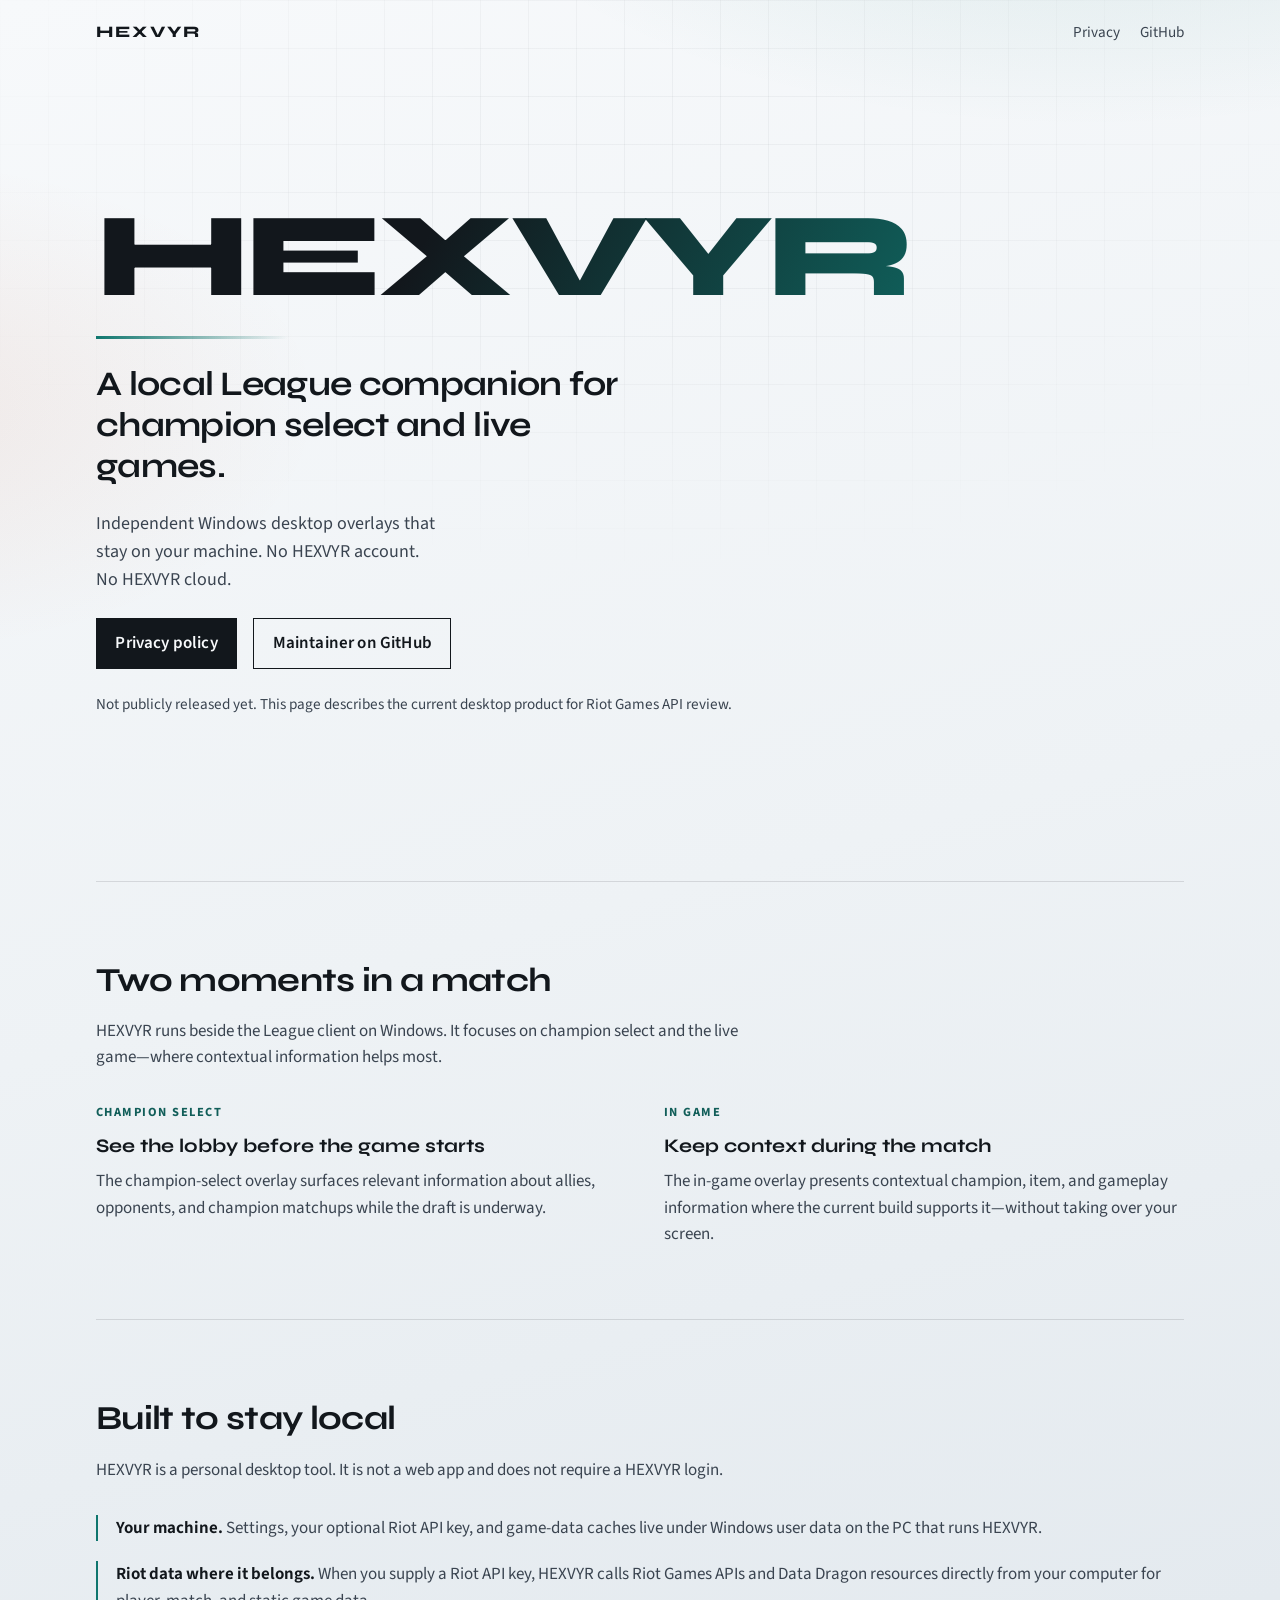
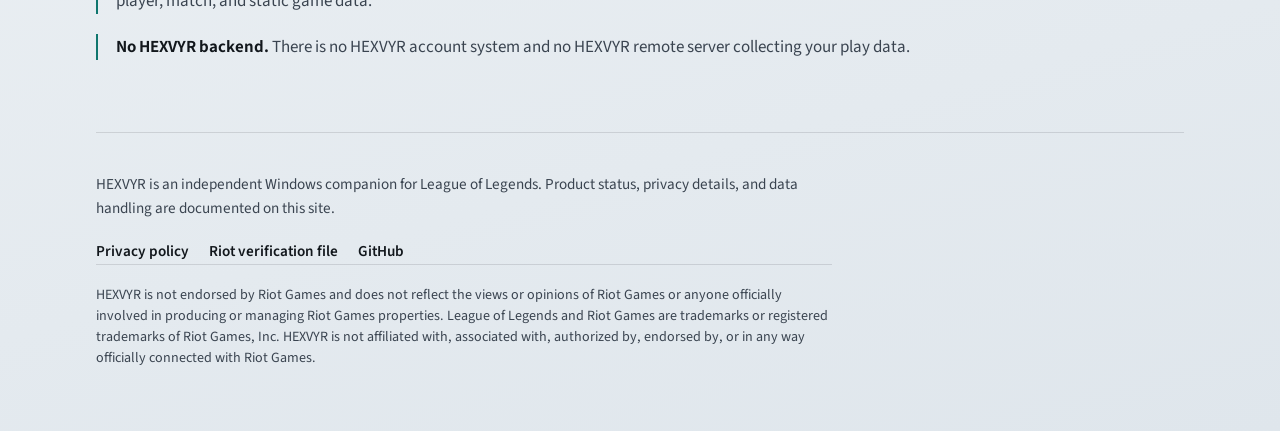
<file: index.html>
<!DOCTYPE html>
<html lang="en">
  <head>
    <meta charset="utf-8" />
    <meta name="viewport" content="width=device-width, initial-scale=1" />
    <title>HEXVYR — Local League of Legends companion</title>
    <meta
      name="description"
      content="HEXVYR is an independent Windows desktop companion for League of Legends with champion-select and in-game overlays. Local-first. No HEXVYR account."
    />
    <meta name="theme-color" content="#eef2f5" />
    <link rel="icon" href="favicon.svg" type="image/svg+xml" />
    <link rel="stylesheet" href="styles.css" />
  </head>
  <body>
    <div class="wrap">
      <header class="site-header">
        <a class="wordmark" href="./">HEXVYR</a>
        <nav class="nav" aria-label="Primary">
          <a href="privacy.html">Privacy</a>
          <a href="https://github.com/clementGilardy">GitHub</a>
        </nav>
      </header>

      <main>
        <section class="hero" aria-labelledby="brand">
          <p class="hero-brand" id="brand"><span>HEXVYR</span></p>
          <div class="hero-rule" aria-hidden="true"></div>
          <h2>A local League companion for champion select and live games.</h2>
          <p class="hero-lead">
            Independent Windows desktop overlays that stay on your machine.
            No HEXVYR account. No HEXVYR cloud.
          </p>
          <div class="hero-actions">
            <a class="btn" href="privacy.html">Privacy policy</a>
            <a class="btn btn-ghost" href="https://github.com/clementGilardy">Maintainer on GitHub</a>
          </div>
          <p class="status-note">
            Not publicly released yet. This page describes the current desktop product for Riot Games API review.
          </p>
        </section>

        <section class="section" aria-labelledby="use-cases-title">
          <h2 id="use-cases-title">Two moments in a match</h2>
          <p class="section-intro">
            HEXVYR runs beside the League client on Windows. It focuses on
            champion select and the live game—where contextual information helps most.
          </p>
          <div class="use-cases">
            <article class="use-case">
              <span class="use-case-label">Champion select</span>
              <h3>See the lobby before the game starts</h3>
              <p>
                The champion-select overlay surfaces relevant information about
                allies, opponents, and champion matchups while the draft is underway.
              </p>
            </article>
            <article class="use-case">
              <span class="use-case-label">In game</span>
              <h3>Keep context during the match</h3>
              <p>
                The in-game overlay presents contextual champion, item, and gameplay
                information where the current build supports it—without taking over your screen.
              </p>
            </article>
          </div>
        </section>

        <section class="section" aria-labelledby="local-title">
          <h2 id="local-title">Built to stay local</h2>
          <p class="section-intro">
            HEXVYR is a personal desktop tool. It is not a web app and does not
            require a HEXVYR login.
          </p>
          <ul class="principles">
            <li>
              <strong>Your machine.</strong>
              Settings, your optional Riot API key, and game-data caches live under Windows user data on the PC that runs HEXVYR.
            </li>
            <li>
              <strong>Riot data where it belongs.</strong>
              When you supply a Riot API key, HEXVYR calls Riot Games APIs and Data Dragon resources directly from your computer for player, match, and static game data.
            </li>
            <li>
              <strong>No HEXVYR backend.</strong>
              There is no HEXVYR account system and no HEXVYR remote server collecting your play data.
            </li>
          </ul>
        </section>
      </main>

      <footer class="site-footer">
        <p>
          HEXVYR is an independent Windows companion for League of Legends.
          Product status, privacy details, and data handling are documented on this site.
        </p>
        <div class="footer-links">
          <a href="privacy.html">Privacy policy</a>
          <a href="riot.txt">Riot verification file</a>
          <a href="https://github.com/clementGilardy">GitHub</a>
        </div>
        <p class="disclaimer">
          HEXVYR is not endorsed by Riot Games and does not reflect the views or opinions of Riot Games or anyone officially involved in producing or managing Riot Games properties.
          League of Legends and Riot Games are trademarks or registered trademarks of Riot Games, Inc.
          HEXVYR is not affiliated with, associated with, authorized by, endorsed by, or in any way officially connected with Riot Games.
        </p>
      </footer>
    </div>
  </body>
</html>
</file>
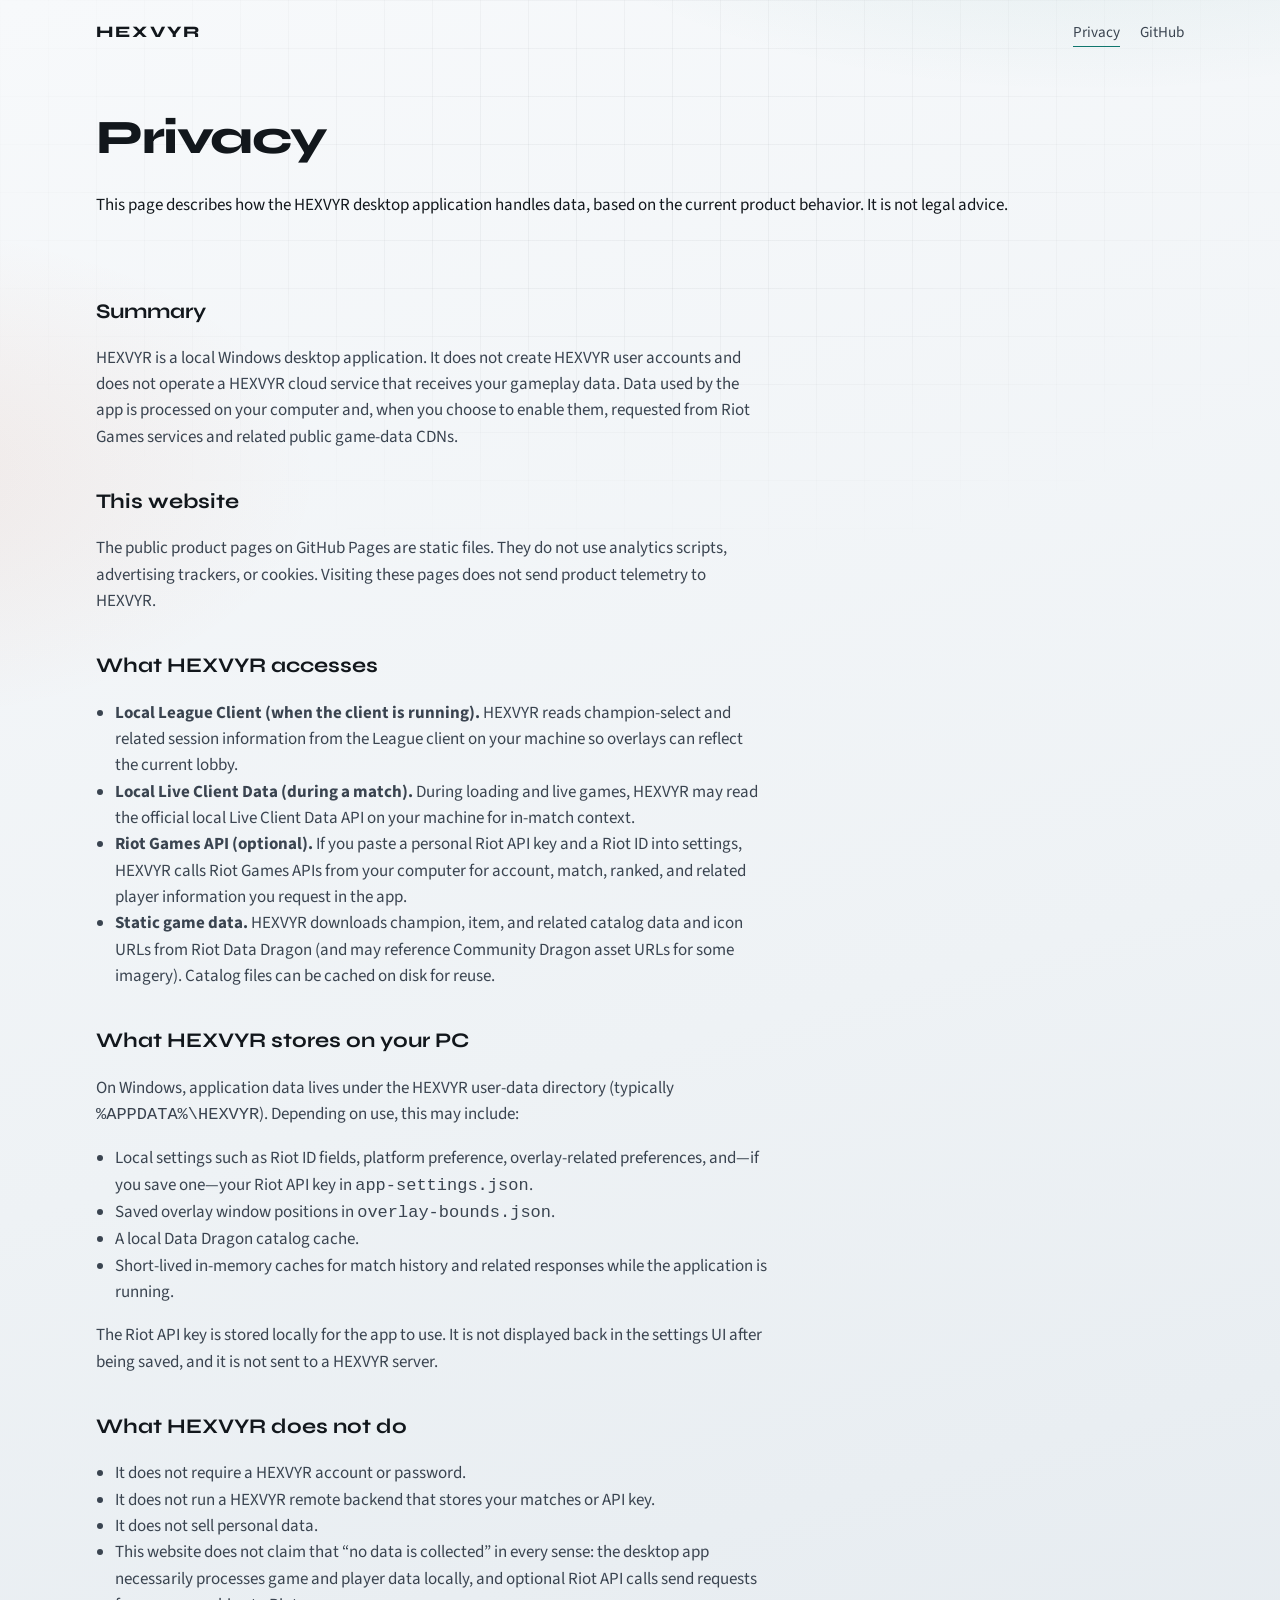
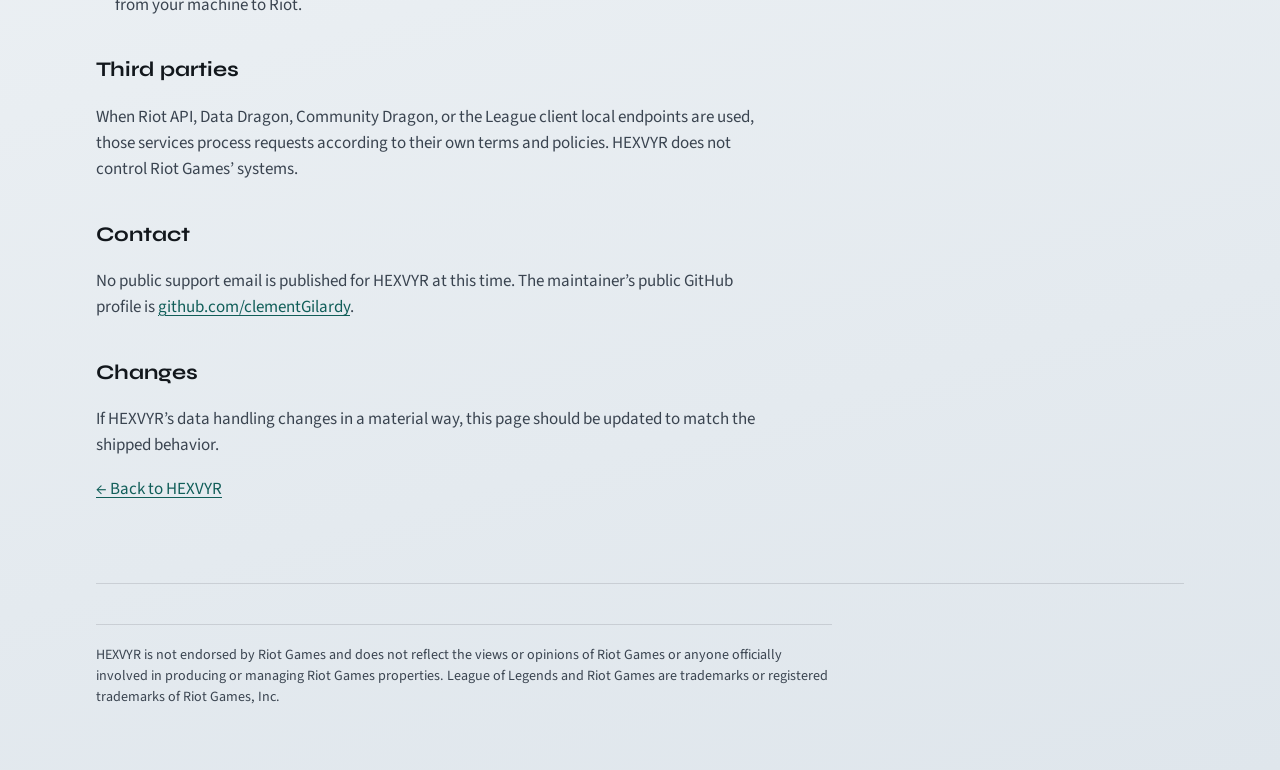
<file: privacy.html>
<!DOCTYPE html>
<html lang="en">
  <head>
    <meta charset="utf-8" />
    <meta name="viewport" content="width=device-width, initial-scale=1" />
    <title>Privacy — HEXVYR</title>
    <meta
      name="description"
      content="How HEXVYR accesses, processes, and stores data on your Windows PC."
    />
    <meta name="theme-color" content="#eef2f5" />
    <link rel="icon" href="favicon.svg" type="image/svg+xml" />
    <link rel="stylesheet" href="styles.css" />
  </head>
  <body>
    <div class="wrap">
      <header class="site-header">
        <a class="wordmark" href="./">HEXVYR</a>
        <nav class="nav" aria-label="Primary">
          <a href="privacy.html" aria-current="page">Privacy</a>
          <a href="https://github.com/clementGilardy">GitHub</a>
        </nav>
      </header>

      <main>
        <header class="page-hero">
          <h1>Privacy</h1>
          <p>
            This page describes how the HEXVYR desktop application handles data,
            based on the current product behavior. It is not legal advice.
          </p>
        </header>

        <article class="prose">
          <h2>Summary</h2>
          <p>
            HEXVYR is a local Windows desktop application. It does not create HEXVYR
            user accounts and does not operate a HEXVYR cloud service that receives
            your gameplay data. Data used by the app is processed on your computer
            and, when you choose to enable them, requested from Riot Games services
            and related public game-data CDNs.
          </p>

          <h2>This website</h2>
          <p>
            The public product pages on GitHub Pages are static files. They do not
            use analytics scripts, advertising trackers, or cookies. Visiting these
            pages does not send product telemetry to HEXVYR.
          </p>

          <h2>What HEXVYR accesses</h2>
          <ul>
            <li>
              <strong>Local League Client (when the client is running).</strong>
              HEXVYR reads champion-select and related session information from the
              League client on your machine so overlays can reflect the current lobby.
            </li>
            <li>
              <strong>Local Live Client Data (during a match).</strong>
              During loading and live games, HEXVYR may read the official local Live
              Client Data API on your machine for in-match context.
            </li>
            <li>
              <strong>Riot Games API (optional).</strong>
              If you paste a personal Riot API key and a Riot ID into settings,
              HEXVYR calls Riot Games APIs from your computer for account, match,
              ranked, and related player information you request in the app.
            </li>
            <li>
              <strong>Static game data.</strong>
              HEXVYR downloads champion, item, and related catalog data and icon URLs
              from Riot Data Dragon (and may reference Community Dragon asset URLs for
              some imagery). Catalog files can be cached on disk for reuse.
            </li>
          </ul>

          <h2>What HEXVYR stores on your PC</h2>
          <p>
            On Windows, application data lives under the HEXVYR user-data directory
            (typically <code>%APPDATA%\HEXVYR</code>). Depending on use, this may include:
          </p>
          <ul>
            <li>
              Local settings such as Riot ID fields, platform preference, overlay-related
              preferences, and—if you save one—your Riot API key in
              <code>app-settings.json</code>.
            </li>
            <li>Saved overlay window positions in <code>overlay-bounds.json</code>.</li>
            <li>A local Data Dragon catalog cache.</li>
            <li>
              Short-lived in-memory caches for match history and related responses while
              the application is running.
            </li>
          </ul>
          <p>
            The Riot API key is stored locally for the app to use. It is not displayed
            back in the settings UI after being saved, and it is not sent to a HEXVYR server.
          </p>

          <h2>What HEXVYR does not do</h2>
          <ul>
            <li>It does not require a HEXVYR account or password.</li>
            <li>It does not run a HEXVYR remote backend that stores your matches or API key.</li>
            <li>It does not sell personal data.</li>
            <li>
              This website does not claim that “no data is collected” in every sense:
              the desktop app necessarily processes game and player data locally, and
              optional Riot API calls send requests from your machine to Riot.
            </li>
          </ul>

          <h2>Third parties</h2>
          <p>
            When Riot API, Data Dragon, Community Dragon, or the League client local
            endpoints are used, those services process requests according to their own
            terms and policies. HEXVYR does not control Riot Games’ systems.
          </p>

          <h2>Contact</h2>
          <p>
            No public support email is published for HEXVYR at this time.
            The maintainer’s public GitHub profile is
            <a href="https://github.com/clementGilardy">github.com/clementGilardy</a>.
          </p>

          <h2>Changes</h2>
          <p>
            If HEXVYR’s data handling changes in a material way, this page should be
            updated to match the shipped behavior.
          </p>

          <p><a href="./">← Back to HEXVYR</a></p>
        </article>
      </main>

      <footer class="site-footer">
        <p class="disclaimer">
          HEXVYR is not endorsed by Riot Games and does not reflect the views or opinions of Riot Games or anyone officially involved in producing or managing Riot Games properties.
          League of Legends and Riot Games are trademarks or registered trademarks of Riot Games, Inc.
        </p>
      </footer>
    </div>
  </body>
</html>
</file>
<file: styles.css>
@font-face {
  font-family: "Syne";
  src: url("fonts/Syne-Variable.ttf") format("truetype");
  font-weight: 400 800;
  font-style: normal;
  font-display: swap;
}

@font-face {
  font-family: "Source Sans 3";
  src: url("fonts/SourceSans3-Variable.ttf") format("truetype");
  font-weight: 300 700;
  font-style: normal;
  font-display: swap;
}

:root {
  --ink: #12171c;
  --ink-soft: #3a4450;
  --paper: #eef2f5;
  --paper-deep: #dfe6ec;
  --line: rgba(18, 23, 28, 0.12);
  --accent: #0f766e;
  --accent-deep: #115e59;
  --warm: #c2410c;
  --max: 68rem;
  --ease: cubic-bezier(0.22, 1, 0.36, 1);
}

*,
*::before,
*::after {
  box-sizing: border-box;
}

html {
  scroll-behavior: smooth;
}

body {
  margin: 0;
  color: var(--ink);
  font-family: "Source Sans 3", "Segoe UI", sans-serif;
  font-size: 1.0625rem;
  line-height: 1.55;
  background:
    radial-gradient(1200px 600px at 85% -10%, rgba(15, 118, 110, 0.14), transparent 55%),
    radial-gradient(900px 500px at -10% 20%, rgba(194, 65, 12, 0.08), transparent 50%),
    linear-gradient(165deg, #f7f9fb 0%, var(--paper) 45%, var(--paper-deep) 100%);
  min-height: 100vh;
}

body::before {
  content: "";
  position: fixed;
  inset: 0;
  pointer-events: none;
  z-index: 0;
  opacity: 0.35;
  background-image:
    linear-gradient(var(--line) 1px, transparent 1px),
    linear-gradient(90deg, var(--line) 1px, transparent 1px);
  background-size: 48px 48px;
  mask-image: radial-gradient(ellipse 80% 60% at 50% 20%, #000 20%, transparent 75%);
  animation: grid-drift 28s linear infinite;
}

@keyframes grid-drift {
  from { background-position: 0 0, 0 0; }
  to { background-position: 48px 24px, 24px 48px; }
}

@keyframes rise {
  from {
    opacity: 0;
    transform: translateY(1.1rem);
  }
  to {
    opacity: 1;
    transform: translateY(0);
  }
}

@keyframes draw-line {
  from { transform: scaleX(0); }
  to { transform: scaleX(1); }
}

a {
  color: var(--accent-deep);
  text-underline-offset: 0.18em;
}

a:hover {
  color: var(--warm);
}

img,
svg {
  display: block;
  max-width: 100%;
}

.wrap {
  position: relative;
  z-index: 1;
  width: min(100% - 2rem, var(--max));
  margin-inline: auto;
}

.site-header {
  display: flex;
  align-items: center;
  justify-content: space-between;
  padding: 1.25rem 0 0.5rem;
  animation: rise 0.7s var(--ease) both;
}

.wordmark {
  font-family: "Syne", sans-serif;
  font-weight: 750;
  font-size: 1rem;
  letter-spacing: 0.14em;
  text-transform: uppercase;
  text-decoration: none;
  color: var(--ink);
}

.nav {
  display: flex;
  gap: 1.25rem;
  font-size: 0.95rem;
}

.nav a {
  color: var(--ink-soft);
  text-decoration: none;
  position: relative;
}

.nav a::after {
  content: "";
  position: absolute;
  left: 0;
  bottom: -0.15rem;
  width: 100%;
  height: 1px;
  background: var(--accent);
  transform: scaleX(0);
  transform-origin: left;
  transition: transform 0.35s var(--ease);
}

.nav a:hover::after,
.nav a[aria-current="page"]::after {
  transform: scaleX(1);
}

.hero {
  min-height: calc(100vh - 4.5rem);
  display: grid;
  align-content: center;
  padding: 3rem 0 4rem;
  gap: 1.5rem;
}

.hero-brand {
  margin: 0;
  font-family: "Syne", sans-serif;
  font-weight: 800;
  font-size: clamp(3.4rem, 12vw, 7.5rem);
  line-height: 0.92;
  letter-spacing: -0.04em;
  animation: rise 0.8s var(--ease) 0.08s both;
}

.hero-brand span {
  display: inline-block;
  background: linear-gradient(120deg, var(--ink) 40%, var(--accent) 120%);
  -webkit-background-clip: text;
  background-clip: text;
  color: transparent;
}

.hero-rule {
  width: min(12rem, 40%);
  height: 3px;
  background: linear-gradient(90deg, var(--accent), transparent);
  transform-origin: left;
  animation: draw-line 0.9s var(--ease) 0.35s both;
}

.hero h2 {
  margin: 0;
  max-width: 22ch;
  font-family: "Syne", sans-serif;
  font-weight: 650;
  font-size: clamp(1.45rem, 3.2vw, 2.15rem);
  line-height: 1.2;
  letter-spacing: -0.02em;
  animation: rise 0.8s var(--ease) 0.18s both;
}

.hero-lead {
  margin: 0;
  max-width: 38ch;
  color: var(--ink-soft);
  font-size: 1.125rem;
  animation: rise 0.8s var(--ease) 0.28s both;
}

.hero-actions {
  display: flex;
  flex-wrap: wrap;
  gap: 0.75rem 1rem;
  align-items: center;
  animation: rise 0.8s var(--ease) 0.38s both;
}

.btn {
  display: inline-flex;
  align-items: center;
  justify-content: center;
  padding: 0.7rem 1.15rem;
  border: 1px solid var(--ink);
  background: var(--ink);
  color: #f8fafc;
  text-decoration: none;
  font-weight: 600;
  letter-spacing: 0.01em;
  transition: transform 0.25s var(--ease), background 0.25s var(--ease), color 0.25s var(--ease);
}

.btn:hover {
  background: var(--accent-deep);
  border-color: var(--accent-deep);
  color: #fff;
  transform: translateY(-1px);
}

.btn-ghost {
  background: transparent;
  color: var(--ink);
}

.btn-ghost:hover {
  background: rgba(15, 118, 110, 0.1);
  border-color: var(--accent-deep);
  color: var(--accent-deep);
}

.status-note {
  margin: 0;
  color: var(--ink-soft);
  font-size: 0.95rem;
  animation: rise 0.8s var(--ease) 0.48s both;
}

.section {
  padding: 4.5rem 0;
  border-top: 1px solid var(--line);
}

.section h2 {
  margin: 0 0 0.75rem;
  font-family: "Syne", sans-serif;
  font-weight: 700;
  font-size: clamp(1.6rem, 3vw, 2.1rem);
  letter-spacing: -0.02em;
}

.section-intro {
  margin: 0 0 2rem;
  max-width: 42rem;
  color: var(--ink-soft);
}

.use-cases {
  display: grid;
  gap: 2.5rem;
}

@media (min-width: 720px) {
  .use-cases {
    grid-template-columns: 1fr 1fr;
    gap: 3rem;
  }
}

.use-case h3 {
  margin: 0 0 0.5rem;
  font-family: "Syne", sans-serif;
  font-size: 1.2rem;
  font-weight: 700;
}

.use-case p {
  margin: 0;
  color: var(--ink-soft);
}

.use-case-label {
  display: block;
  margin-bottom: 0.55rem;
  font-size: 0.78rem;
  font-weight: 700;
  letter-spacing: 0.12em;
  text-transform: uppercase;
  color: var(--accent-deep);
}

.principles {
  display: grid;
  gap: 1.25rem;
  margin: 0;
  padding: 0;
  list-style: none;
}

.principles li {
  padding-left: 1.1rem;
  border-left: 2px solid var(--accent);
  color: var(--ink-soft);
}

.principles strong {
  color: var(--ink);
  font-weight: 650;
}

.page-hero {
  padding: 3rem 0 1.5rem;
}

.page-hero h1 {
  margin: 0 0 0.75rem;
  font-family: "Syne", sans-serif;
  font-weight: 750;
  font-size: clamp(2rem, 5vw, 3rem);
  letter-spacing: -0.03em;
}

.prose {
  max-width: 42rem;
  padding-bottom: 4rem;
}

.prose h2 {
  margin: 2.25rem 0 0.65rem;
  font-family: "Syne", sans-serif;
  font-size: 1.3rem;
}

.prose p,
.prose li {
  color: var(--ink-soft);
}

.prose ul {
  padding-left: 1.2rem;
}

.site-footer {
  border-top: 1px solid var(--line);
  padding: 2.5rem 0 3rem;
  color: var(--ink-soft);
  font-size: 0.95rem;
}

.site-footer p {
  margin: 0 0 0.85rem;
  max-width: 46rem;
}

.footer-links {
  display: flex;
  flex-wrap: wrap;
  gap: 0.85rem 1.25rem;
  margin-top: 1.25rem;
}

.footer-links a {
  text-decoration: none;
  color: var(--ink);
  font-weight: 600;
}

.footer-links a:hover {
  color: var(--accent-deep);
}

.disclaimer {
  margin-top: 1.5rem;
  padding-top: 1.25rem;
  border-top: 1px solid var(--line);
  font-size: 0.88rem;
  line-height: 1.5;
}

@media (prefers-reduced-motion: reduce) {
  *,
  *::before,
  *::after {
    animation: none !important;
    transition: none !important;
  }

  body::before {
    mask-image: none;
    opacity: 0.18;
  }
}
</file>
